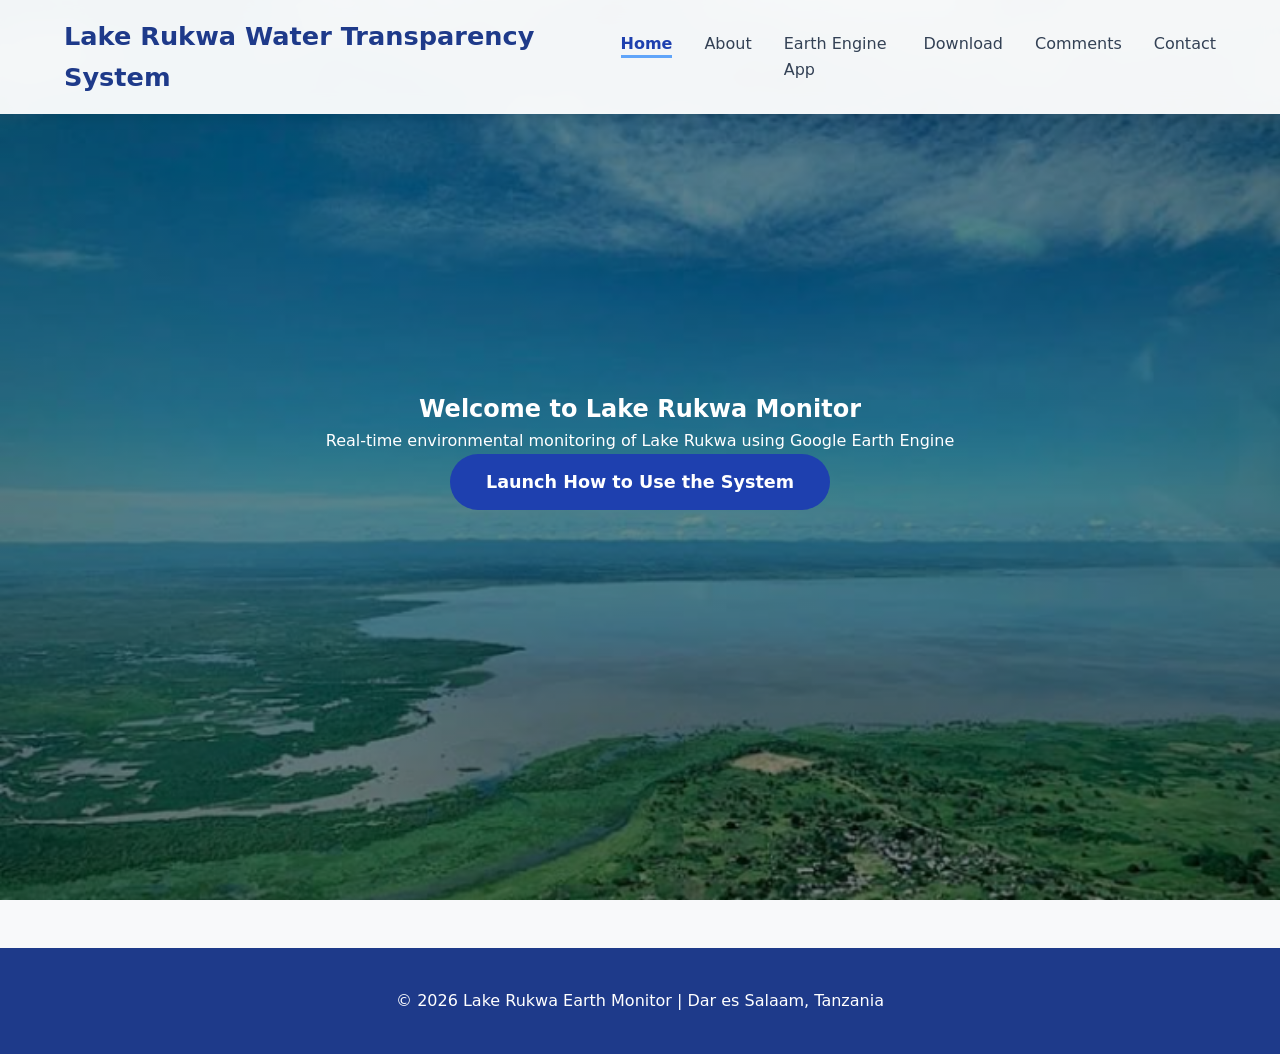
<file: index.html>
<!DOCTYPE html>
<html lang="en">
<head>
  <meta charset="UTF-8">
  <meta name="viewport" content="width=device-width, initial-scale=1.0">
  <title>Home - Lake Rukwa Monitor</title>
  <link rel="stylesheet" href="style.css">
</head>
<body>

  <nav class="navbar">
    <div class="logo">Lake Rukwa Water Transparency System</div>
    <ul>
      <li><a href="index.html" class="active">Home</a></li>
      <li><a href="about.html">About</a></li>
      <li><a href="app.html">Earth Engine App</a></li>
      <li><a href="download.html">Download</a></li>
      <li><a href="comments.html">Comments</a></li>
      <li><a href="contact.html">Contact</a></li>
    </ul>
  </nav>

  <section class="hero">
    <div class="hero-content">
      <h1>Welcome to <span class="highlight">Lake Rukwa</span> Monitor</h1>
      <p>Real-time environmental monitoring of Lake Rukwa using Google Earth Engine</p>
      <a href="app.html" class="btn">Launch How to Use the System </a>
    </div>
  </section>

  <footer>
    <p>&copy; 2026 Lake Rukwa Earth Monitor | Dar es Salaam, Tanzania</p>
  </footer>
</body>
</html>
</file>
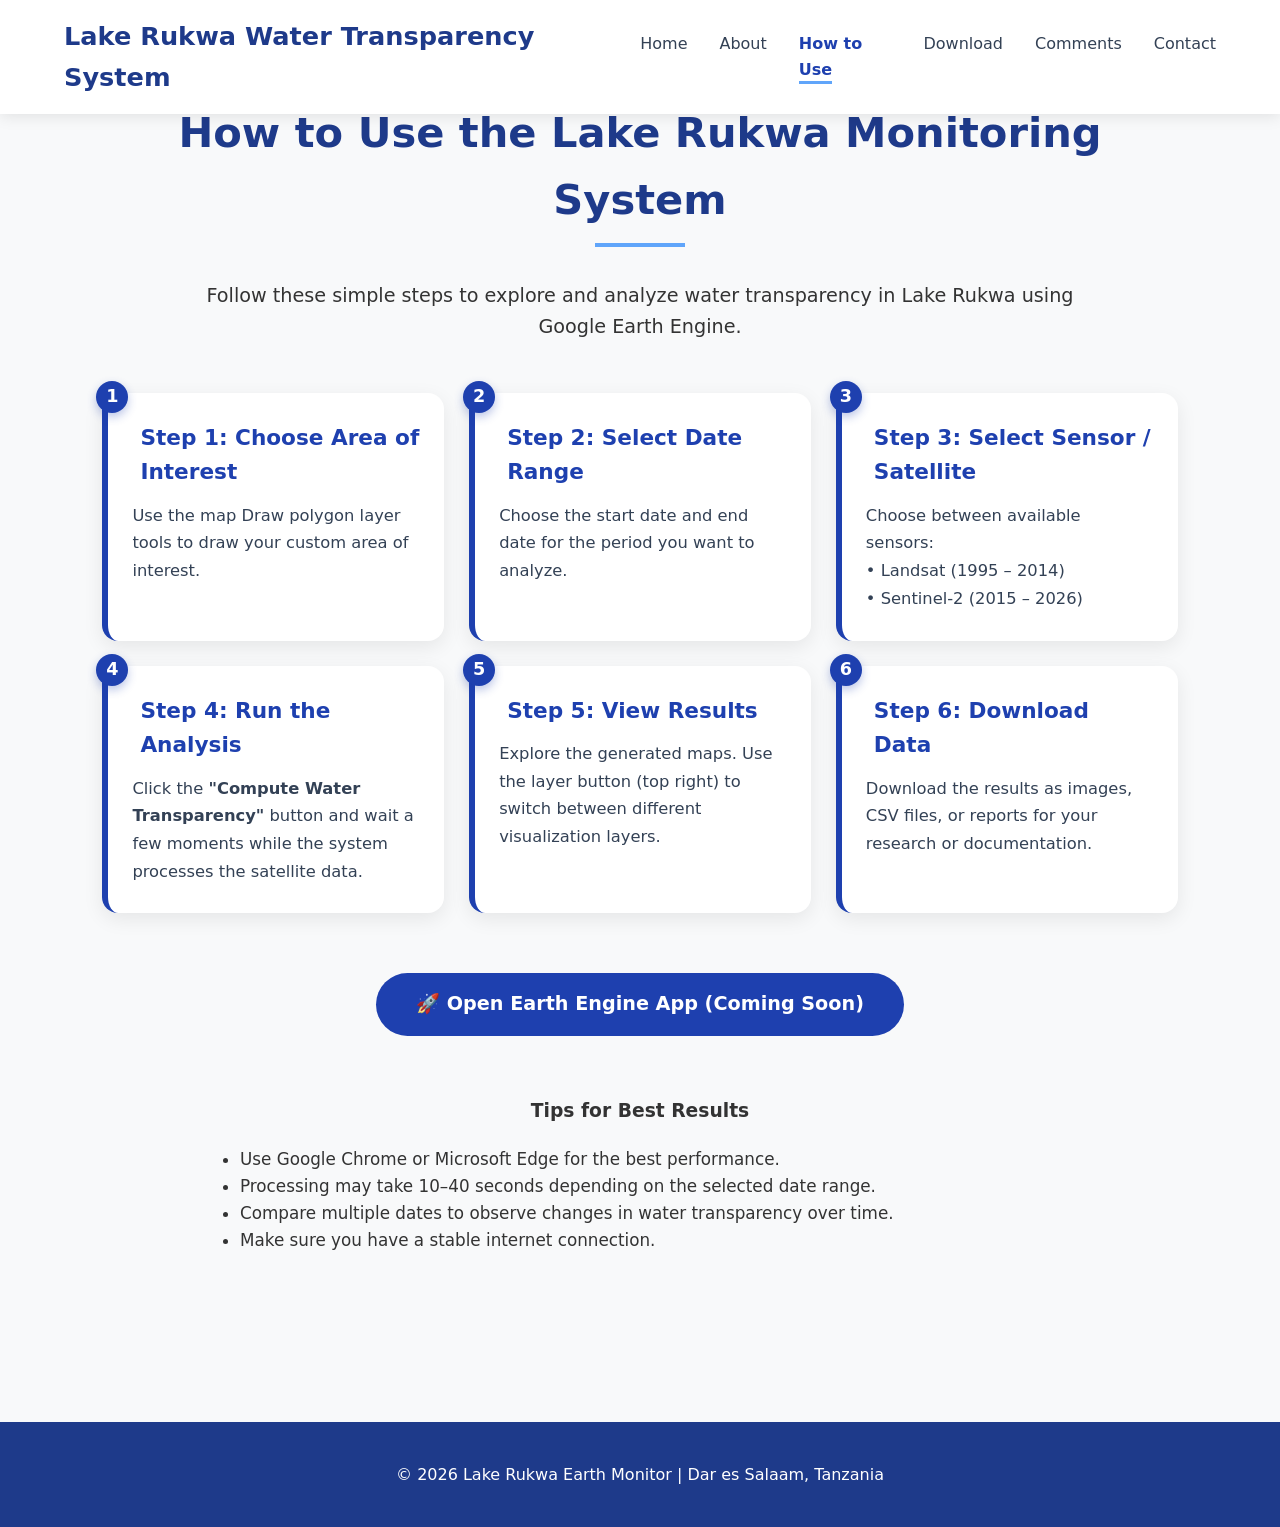
<file: app.html>
<!DOCTYPE html>
<html lang="en">
<head>
  <meta charset="UTF-8">
  <meta name="viewport" content="width=device-width, initial-scale=1.0">
  <title>How to Use - Lake Rukwa Monitor</title>
  <link rel="stylesheet" href="style.css">
</head>
<body>

  <nav class="navbar">
    <div class="logo">Lake Rukwa Water Transparency System</div>
    <ul>
      <li><a href="index.html">Home</a></li>
      <li><a href="about.html">About</a></li>
      <li><a href="app.html" class="active">How to Use</a></li>
      <li><a href="download.html">Download</a></li>
      <li><a href="comments.html">Comments</a></li>
      <li><a href="contact.html">Contact</a></li>
    </ul>
  </nav>

  <section class="section">
    <div class="container">
      <h2>How to Use the Lake Rukwa Monitoring System</h2>
      
      <p style="text-align: center; font-size: 1.2rem; max-width: 900px; margin: 0 auto 50px;">
        Follow these simple steps to explore and analyze water transparency in Lake Rukwa using Google Earth Engine.
      </p>

      <div class="how-to-use">

        <div class="step-card" data-step="1">
          <h3>Step 1: Choose Area of Interest</h3>
          <p>Use the map Draw polygon layer tools to draw your custom area of interest.</p>
        </div>

        <div class="step-card" data-step="2">
          <h3>Step 2: Select Date Range</h3>
          <p>Choose the start date and end date for the period you want to analyze.</p>
        </div>

        <div class="step-card" data-step="3">
          <h3>Step 3: Select Sensor / Satellite</h3>
          <p>Choose between available sensors:<br>
             • Landsat (1995 – 2014)<br>
             • Sentinel-2 (2015 – 2026)
          </p>
        </div>

        <div class="step-card" data-step="4">
          <h3>Step 4: Run the Analysis</h3>
          <p>Click the <strong>"Compute Water Transparency"</strong> button and wait a few moments while the system processes the satellite data.</p>
        </div>

        <div class="step-card" data-step="5">
          <h3>Step 5: View Results</h3>
          <p>Explore the generated maps. Use the layer button (top right) to switch between different visualization layers.</p>
        </div>

        <div class="step-card" data-step="6">
          <h3>Step 6: Download Data</h3>
          <p>Download the results as images, CSV files, or reports for your research or documentation.</p>
        </div>

      </div>

      <div style="text-align: center; margin-top: 60px;">
        <a href="#" class="btn" style="font-size: 1.2rem; padding: 16px 40px;">
          🚀 Open Earth Engine App (Coming Soon)
        </a>
      </div>

      <h3 style="margin-top: 60px; text-align: center;">Tips for Best Results</h3>
      <ul style="max-width: 800px; margin: 20px auto; font-size: 1.05rem;">
        <li>Use Google Chrome or Microsoft Edge for the best performance.</li>
        <li>Processing may take 10–40 seconds depending on the selected date range.</li>
        <li>Compare multiple dates to observe changes in water transparency over time.</li>
        <li>Make sure you have a stable internet connection.</li>
      </ul>

    </div>
  </section>

  <footer>
    <p>&copy; 2026 Lake Rukwa Earth Monitor | Dar es Salaam, Tanzania</p>
  </footer>
</body>
</html>
</file>
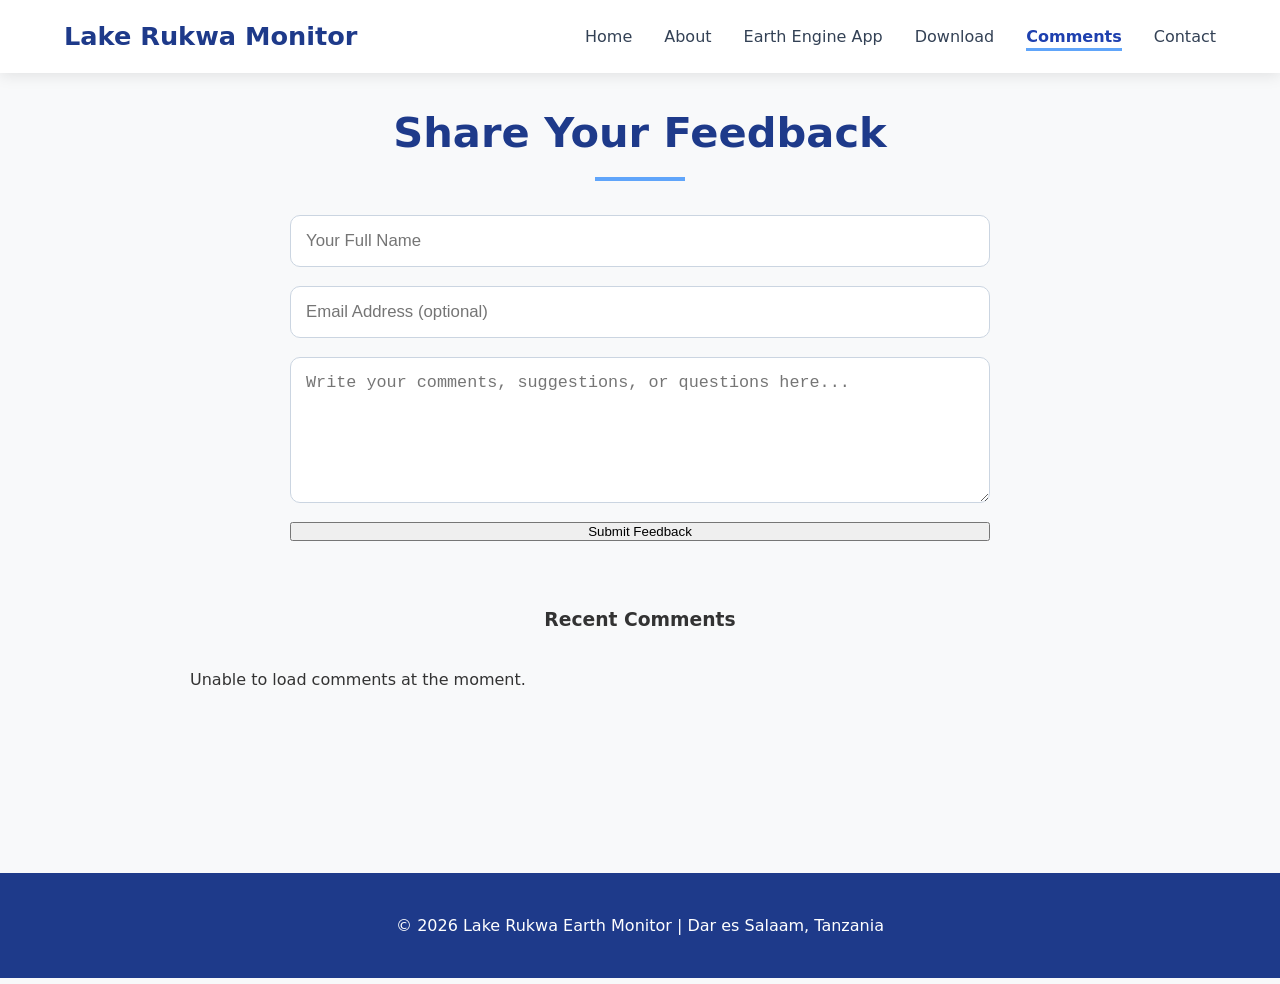
<file: comments.html>
<!DOCTYPE html>
<html lang="en">
<head>
  <meta charset="UTF-8">
  <meta name="viewport" content="width=device-width, initial-scale=1.0">
  <title>Comments - Lake Rukwa Monitor</title>
  <link rel="stylesheet" href="style.css">
</head>
<body>

  <nav class="navbar">
    <div class="logo"> Lake Rukwa Monitor</div>
    <ul>
      <li><a href="index.html">Home</a></li>
      <li><a href="about.html">About</a></li>
      <li><a href="app.html">Earth Engine App</a></li>
      <li><a href="download.html">Download</a></li>
      <li><a href="comments.html" class="active">Comments</a></li>
      <li><a href="contact.html">Contact</a></li>
    </ul>
  </nav>

  <section class="section">
    <h2>Share Your Feedback</h2>
    
    <form id="commentForm">
      <input type="text" id="name" placeholder="Your Full Name" required>
      <input type="email" id="email" placeholder="Email Address (optional)">
      <textarea id="message" rows="6" placeholder="Write your comments, suggestions, or questions here..." required></textarea>
      <button type="submit">Submit Feedback</button>
    </form>

    <h3 style="margin-top: 4rem; text-align: center;">Recent Comments</h3>
    <div id="commentsList" style="max-width: 900px; margin: 2rem auto;"></div>
  </section>

  <footer>
    <p>&copy; 2026 Lake Rukwa Earth Monitor | Dar es Salaam, Tanzania</p>
  </footer>

  <script src="script.js"></script>
</body>
</html>
</file>
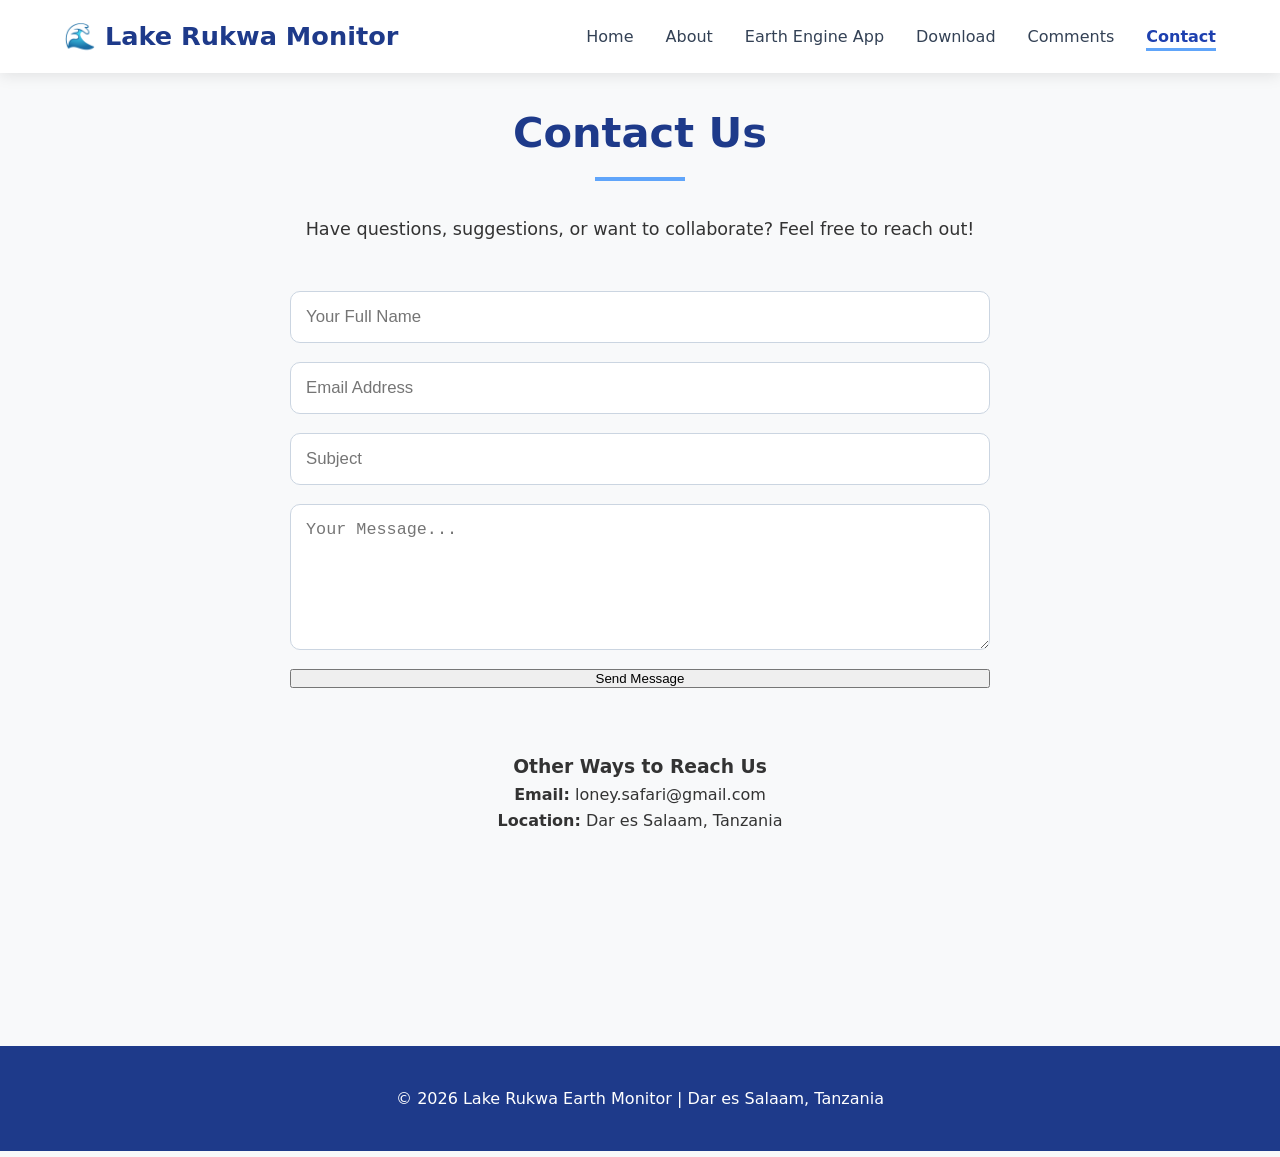
<file: contact.html>
<!DOCTYPE html>
<html lang="en">
<head>
  <meta charset="UTF-8">
  <meta name="viewport" content="width=device-width, initial-scale=1.0">
  <title>Contact Us - Lake Rukwa Monitor</title>
  <link rel="stylesheet" href="style.css">
</head>
<body>

  <nav class="navbar">
    <div class="logo">🌊 Lake Rukwa Monitor</div>
    <ul>
      <li><a href="index.html">Home</a></li>
      <li><a href="about.html">About</a></li>
      <li><a href="app.html">Earth Engine App</a></li>
      <li><a href="download.html">Download</a></li>
      <li><a href="comments.html">Comments</a></li>
      <li><a href="contact.html" class="active">Contact</a></li>
    </ul>
  </nav>

  <section class="section">
    <h2>Contact Us</h2>
    
    <div style="max-width: 700px; margin: 0 auto;">
      <p style="text-align: center; margin-bottom: 3rem; font-size: 1.1rem;">
        Have questions, suggestions, or want to collaborate? Feel free to reach out!
      </p>

      <form id="contactForm">
        <input type="text" id="cname" placeholder="Your Full Name" required>
        <input type="email" id="cemail" placeholder="Email Address" required>
        <input type="text" id="csubject" placeholder="Subject" required>
        <textarea id="cmessage" rows="6" placeholder="Your Message..." required></textarea>
        <button type="submit">Send Message</button>
      </form>
    </div>

    <div style="max-width: 700px; margin: 4rem auto; text-align: center;">
      <h3>Other Ways to Reach Us</h3>
      <p><strong>Email:</strong> loney.safari@gmail.com</p>
      <p><strong>Location:</strong> Dar es Salaam, Tanzania</p>
    </div>
  </section>

  <footer>
    <p>&copy; 2026 Lake Rukwa Earth Monitor | Dar es Salaam, Tanzania</p>
  </footer>

  <script src="script.js"></script>
</body>
</html>
</file>
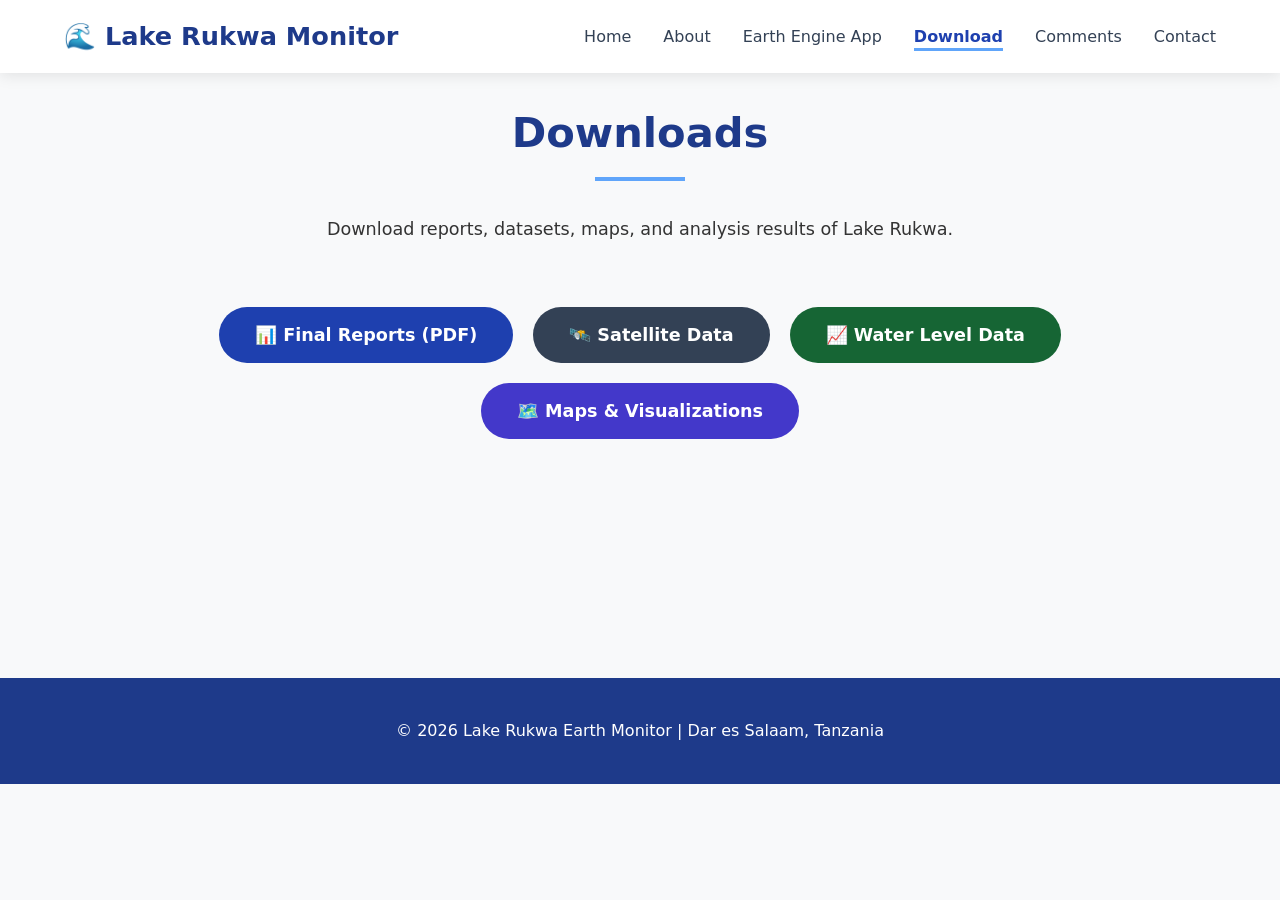
<file: download.html>
<!DOCTYPE html>
<html lang="en">
<head>
  <meta charset="UTF-8">
  <meta name="viewport" content="width=device-width, initial-scale=1.0">
  <title>Downloads - Lake Rukwa Monitor</title>
  <link rel="stylesheet" href="style.css">
</head>
<body>

  <nav class="navbar">
    <div class="logo">🌊 Lake Rukwa Monitor</div>
    <ul>
      <li><a href="index.html">Home</a></li>
      <li><a href="about.html">About</a></li>
      <li><a href="app.html">Earth Engine App</a></li>
      <li><a href="download.html" class="active">Download</a></li>
      <li><a href="comments.html">Comments</a></li>
      <li><a href="contact.html">Contact</a></li>
    </ul>
  </nav>

  <section class="section">
    <h2>Downloads</h2>
    <p style="text-align: center; max-width: 700px; margin: 0 auto 4rem; font-size: 1.1rem;">
      Download reports, datasets, maps, and analysis results of Lake Rukwa.
    </p>
    
    <div style="text-align: center; display: flex; flex-wrap: wrap; gap: 20px; justify-content: center;">
      <a href="#" class="btn">📊 Final Reports (PDF)</a>
      <a href="#" class="btn" style="background: #334155;">🛰️ Satellite Data</a>
      <a href="#" class="btn" style="background: #166534;">📈 Water Level Data</a>
      <a href="#" class="btn" style="background: #4338ca;">🗺️ Maps & Visualizations</a>
    </div>
  </section>

  <footer>
    <p>&copy; 2026 Lake Rukwa Earth Monitor | Dar es Salaam, Tanzania</p>
  </footer>
</body>
</html>
</file>
<file: style.css>
* {
    margin: 0;
    padding: 0;
    box-sizing: border-box;
}

body {
    font-family: 'Segoe UI', system-ui, -apple-system, sans-serif;
    line-height: 1.6;
    color: #333;
    background: #f8f9fa;
}

/* ==================== NAVBAR ==================== */
.navbar {
    position: fixed;
    top: 0;
    width: 100%;
    background: rgba(255, 255, 255, 0.95);
    backdrop-filter: blur(10px);
    box-shadow: 0 2px 15px rgba(0, 0, 0, 0.1);
    padding: 1rem 5%;
    display: flex;
    justify-content: space-between;
    align-items: center;
    z-index: 1000;
}

.logo {
    font-size: 1.6rem;
    font-weight: 700;
    color: #1e3a8a;
}

.navbar ul {
    list-style: none;
    display: flex;
    gap: 2rem;
}

.navbar a {
    text-decoration: none;
    color: #334155;
    font-weight: 500;
    transition: color 0.3s;
}

.navbar a:hover {
    color: #1e40af;
}

.navbar a.active {
    color: #1e40af;
    font-weight: 600;
    position: relative;
}

.navbar a.active::after {
    content: '';
    position: absolute;
    bottom: -5px;
    left: 0;
    width: 100%;
    height: 3px;
    background: #60a5fa;
}

/* ==================== HERO SECTION ==================== */
.hero {
    height: 100vh;
    background-image: 
        linear-gradient(rgba(0, 0, 0, 0.45), rgba(0, 0, 0, 0.45)),
        url('view.png');           /* ← Changed to view.png */
    background-size: cover;
    background-position: center;
    background-attachment: fixed;
    display: flex;
    align-items: center;
    justify-content: center;
    text-align: center;
    color: white;
    position: relative;
}

.hero-content {
    position: relative;
    z-index: 2;
    max-width: 850px;
    padding: 0 20px;
}

.hero-content {
    position: relative;
    z-index: 2;
    max-width: 850px;
    padding: 0 20px;
}

/* ==================== ABOUT & GENERAL SECTIONS ==================== */
.about-section, .section {
    padding: 100px 8%;
    min-height: 70vh;
}

.container {
    max-width: 1200px;
    margin: 0 auto;
}

.section h2 {
    font-size: 2.6rem;
    text-align: center;
    margin-bottom: 3rem;
    color: #1e3a8a;
    position: relative;
}

.section h2::after {
    content: '';
    width: 90px;
    height: 4px;
    background: #60a5fa;
    position: absolute;
    bottom: -14px;
    left: 50%;
    transform: translateX(-50%);
}

/* ==================== PROFILE CARDS ==================== */
.researcher-profile,
.supervisor-profile {
    display: flex;
    align-items: center;
    gap: 40px;
    background: white;
    padding: 35px;
    border-radius: 15px;
    box-shadow: 0 6px 20px rgba(0, 0, 0, 0.08);
    margin-bottom: 40px;
}

.profile-photo {
    width: 230px;
    height: 230px;
    object-fit: cover;
    border-radius: 50%;
    border: 6px solid #1e40af;
    flex-shrink: 0;
}

.profile-info h2 {
    margin-top: 0;
    color: #1e3a8a;
    font-size: 2rem;
}

.profile-info p {
    margin-bottom: 8px;
    font-size: 1.05rem;
}

/* ==================== STEP CARDS (How to Use) ==================== */
.how-to-use {
    display: grid;
    grid-template-columns: repeat(auto-fit, minmax(320px, 1fr));
    gap: 25px;
    margin-top: 30px;
}

.step-card {
    background: white;
    padding: 28px 24px;
    border-radius: 16px;
    box-shadow: 0 6px 20px rgba(0, 0, 0, 0.08);
    border-left: 6px solid #1e40af;
    transition: all 0.3s ease;
    position: relative;
}

.step-card:hover {
    transform: translateY(-8px);
    box-shadow: 0 15px 30px rgba(30, 64, 175, 0.15);
    border-left-color: #60a5fa;
}

.step-card h3 {
    color: #1e40af;
    font-size: 1.35rem;
    margin-bottom: 12px;
    padding-left: 8px;
}

.step-card p {
    color: #334155;
    line-height: 1.7;
    font-size: 1.02rem;
}

/* Step Number */
.step-card::before {
    content: attr(data-step);
    position: absolute;
    top: -12px;
    left: -12px;
    background: #1e40af;
    color: white;
    width: 32px;
    height: 32px;
    border-radius: 50%;
    display: flex;
    align-items: center;
    justify-content: center;
    font-weight: bold;
    font-size: 1.1rem;
    box-shadow: 0 4px 10px rgba(30, 64, 175, 0.3);
}

/* ==================== BUTTONS ==================== */
.btn {
    background: #1e40af;
    color: white;
    padding: 14px 36px;
    font-size: 1.1rem;
    border: none;
    border-radius: 50px;
    cursor: pointer;
    transition: all 0.3s;
    font-weight: 600;
    text-decoration: none;
    display: inline-block;
}

.btn:hover {
    background: #3b82f6;
    transform: translateY(-4px);
    box-shadow: 0 10px 25px rgba(30, 64, 175, 0.4);
}

/* ==================== FORMS & COMMENTS ==================== */
form {
    max-width: 700px;
    margin: 0 auto;
    display: flex;
    flex-direction: column;
    gap: 1.2rem;
}

input, textarea {
    padding: 15px;
    border: 1px solid #cbd5e1;
    border-radius: 10px;
    font-size: 1.05rem;
    transition: all 0.3s;
}

input:focus, textarea:focus {
    outline: none;
    border-color: #3b82f6;
    box-shadow: 0 0 0 4px rgba(59, 130, 246, 0.15);
}

.comment-card {
    background: white;
    border: 1px solid #e2e8f0;
    border-radius: 12px;
    padding: 20px;
    margin-bottom: 1.5rem;
    box-shadow: 0 4px 6px -1px rgba(0, 0, 0, 0.05);
    transition: all 0.3s ease;
}

.comment-card:hover {
    box-shadow: 0 10px 15px -3px rgba(0, 0, 0, 0.1);
    transform: translateY(-3px);
}

/* Footer */
footer {
    background: #1e3a8a;
    color: white;
    text-align: center;
    padding: 2.5rem 1rem;
    margin-top: 3rem;
}

/* ==================== RESPONSIVE ==================== */
@media (max-width: 768px) {
    .navbar ul {
        gap: 1rem;
        font-size: 0.95rem;
    }
    
    .section, .about-section {
        padding: 80px 5%;
    }
    
    .hero h1 {
        font-size: 2.8rem;
    }
    
    .researcher-profile,
    .supervisor-profile {
        flex-direction: column;
        text-align: center;
        gap: 20px;
    }
    
    .profile-photo {
        width: 180px;
        height: 180px;
    }
}
</file>
